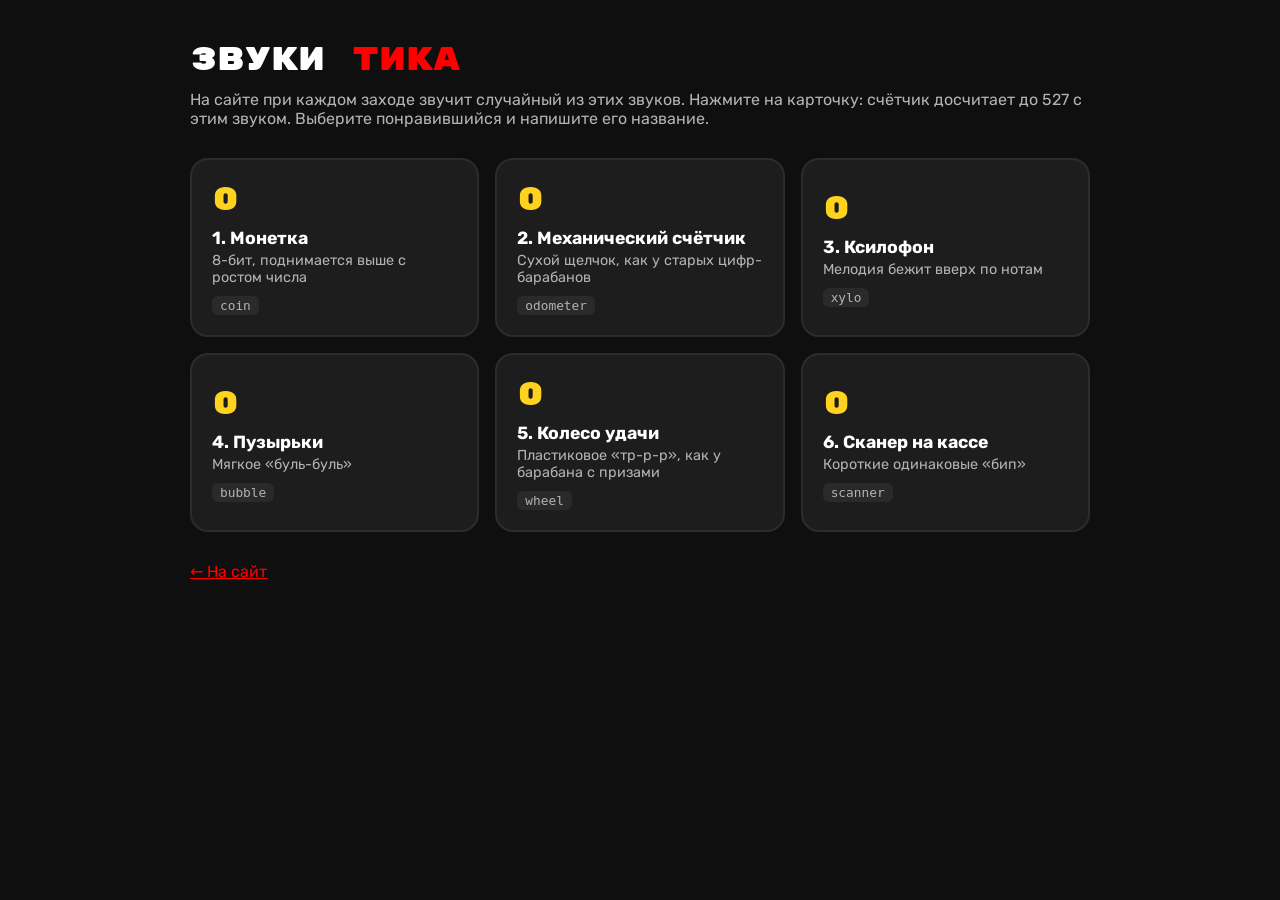
<file: ticks.html>
<!doctype html>
<html lang="ru">
<head>
  <meta charset="utf-8">
  <meta name="viewport" content="width=device-width, initial-scale=1">
  <title>Звуки тика · YoutuberBoyzClub</title>
  <meta name="robots" content="noindex">
  <link rel="preconnect" href="https://fonts.googleapis.com">
  <link rel="preconnect" href="https://fonts.gstatic.com" crossorigin>
  <link href="https://fonts.googleapis.com/css2?family=Rubik+Mono+One&family=Rubik:wght@400;500;700&display=swap" rel="stylesheet">
  <style>
    :root { --bg: #0f0f0f; --card: #1d1d1d; --line: #2c2c2c; --text: #fff; --muted: #b3b3b3; --red: #ff0000; --yellow: #ffd21f; }
    * { box-sizing: border-box; margin: 0; padding: 0; }
    body { background: var(--bg); color: var(--text); font-family: "Rubik", system-ui, sans-serif; padding: 40px 16px 60px; }
    .wrap { max-width: 900px; margin: 0 auto; }
    h1 { font-family: "Rubik Mono One", sans-serif; font-weight: 400; font-size: clamp(1.3rem, 4vw, 2rem); }
    h1 b { color: var(--red); font-weight: 400; }
    .sub { color: var(--muted); margin: 10px 0 30px; }
    .grid { display: grid; grid-template-columns: repeat(auto-fill, minmax(250px, 1fr)); gap: 16px; }
    .card {
      background: var(--card); border: 2px solid var(--line); border-radius: 18px; padding: 20px; cursor: pointer;
      text-align: left; color: inherit; font: inherit; transition: border-color .2s, transform .2s;
    }
    .card:hover { border-color: var(--red); transform: translateY(-3px); }
    .card.playing { border-color: var(--yellow); }
    .num { font-family: "Rubik Mono One", sans-serif; font-size: 2rem; color: var(--yellow); }
    .card h2 { font-size: 1.1rem; margin: 8px 0 4px; }
    .card p { color: var(--muted); font-size: .9rem; }
    .key { display: inline-block; margin-top: 10px; padding: 2px 8px; border-radius: 6px; background: #2a2a2a; color: var(--muted); font-size: .8rem; font-family: monospace; }
    .now { margin-top: 10px; display: inline-block; margin-left: 6px; padding: 2px 8px; border-radius: 6px; background: var(--red); font-size: .8rem; font-weight: 700; }
    a { color: var(--red); }
  </style>
</head>
<body>
  <div class="wrap">
    <h1>Звуки <b>тика</b></h1>
    <p class="sub">На сайте при каждом заходе звучит случайный из этих звуков. Нажмите на карточку: счётчик досчитает до 527 с этим звуком. Выберите понравившийся и напишите его название.</p>
    <div class="grid" id="grid"></div>
    <p class="sub" style="margin-top:30px"><a href="./">← На сайт</a></p>
  </div>

  <script src="data.js"></script>
  <script src="ticks.js"></script>
  <script>
    let ctx;
    const ac = () => (ctx = ctx || new (window.AudioContext || window.webkitAudioContext)());
    function tone(freq, dur, type = "square", vol = .08, slideTo = null, delay = 0) {
      const a = ac(), t = a.currentTime + delay, o = a.createOscillator(), g = a.createGain();
      o.type = type; o.frequency.setValueAtTime(freq, t);
      if (slideTo) o.frequency.exponentialRampToValueAtTime(slideTo, t + dur);
      g.gain.setValueAtTime(vol, t); g.gain.exponentialRampToValueAtTime(.0001, t + dur);
      o.connect(g).connect(a.destination); o.start(t); o.stop(t + dur + .02);
    }
    function noise(dur, vol = .2, from = 4000, to = 200, delay = 0) {
      const a = ac(), t = a.currentTime + delay, buf = a.createBuffer(1, Math.ceil(a.sampleRate * dur), a.sampleRate);
      const d = buf.getChannelData(0); for (let i = 0; i < d.length; i++) d[i] = Math.random() * 2 - 1;
      const s = a.createBufferSource(), f = a.createBiquadFilter(), g = a.createGain();
      s.buffer = buf; f.type = "lowpass"; f.frequency.setValueAtTime(from, t); f.frequency.exponentialRampToValueAtTime(to, t + dur);
      g.gain.setValueAtTime(vol, t); g.gain.exponentialRampToValueAtTime(.0001, t + dur);
      s.connect(f).connect(g).connect(a.destination); s.start(t);
    }
    const done = () => { [1319, 1568, 2093].forEach((f, i) => tone(f, .3, "triangle", .14, null, i * .09)); tone(2637, .5, "sine", .08, null, .27); };

    const current = typeof TICK_SOUND !== "undefined" ? TICK_SOUND : "random";
    const grid = document.getElementById("grid");
    Object.entries(TICKS).forEach(([key, t], i) => {
      const b = document.createElement("button");
      b.className = "card";
      b.innerHTML = `<div class="num">0</div><h2>${i + 1}. ${t.name}</h2><p>${t.desc}</p>` +
        `<span class="key">${key}</span>${key === current ? '<span class="now">сейчас на сайте</span>' : ""}`;
      b.addEventListener("click", () => run(b, t));
      grid.appendChild(b);
    });

    let timer = null;
    function run(card, t) {
      ac().resume();
      document.querySelectorAll(".card").forEach((c) => { c.classList.remove("playing"); c.querySelector(".num").textContent = "0"; });
      cancelAnimationFrame(timer);
      card.classList.add("playing");
      const num = card.querySelector(".num"), target = 527, dur = 3200, start = performance.now();
      let shown = -1, last = 0;
      const step = (now) => {
        const p = Math.min((now - start) / dur, 1), v = Math.round(target * (1 - Math.pow(1 - p, 2)));
        if (v !== shown) {
          shown = v; num.textContent = v;
          if (p < 1 && now - last >= 60) { last = now; t.play(tone, noise, v / target); }
        }
        if (p < 1) timer = requestAnimationFrame(step); else { done(); card.classList.remove("playing"); }
      };
      timer = requestAnimationFrame(step);
    }
  </script>
</body>
</html>
</file>
